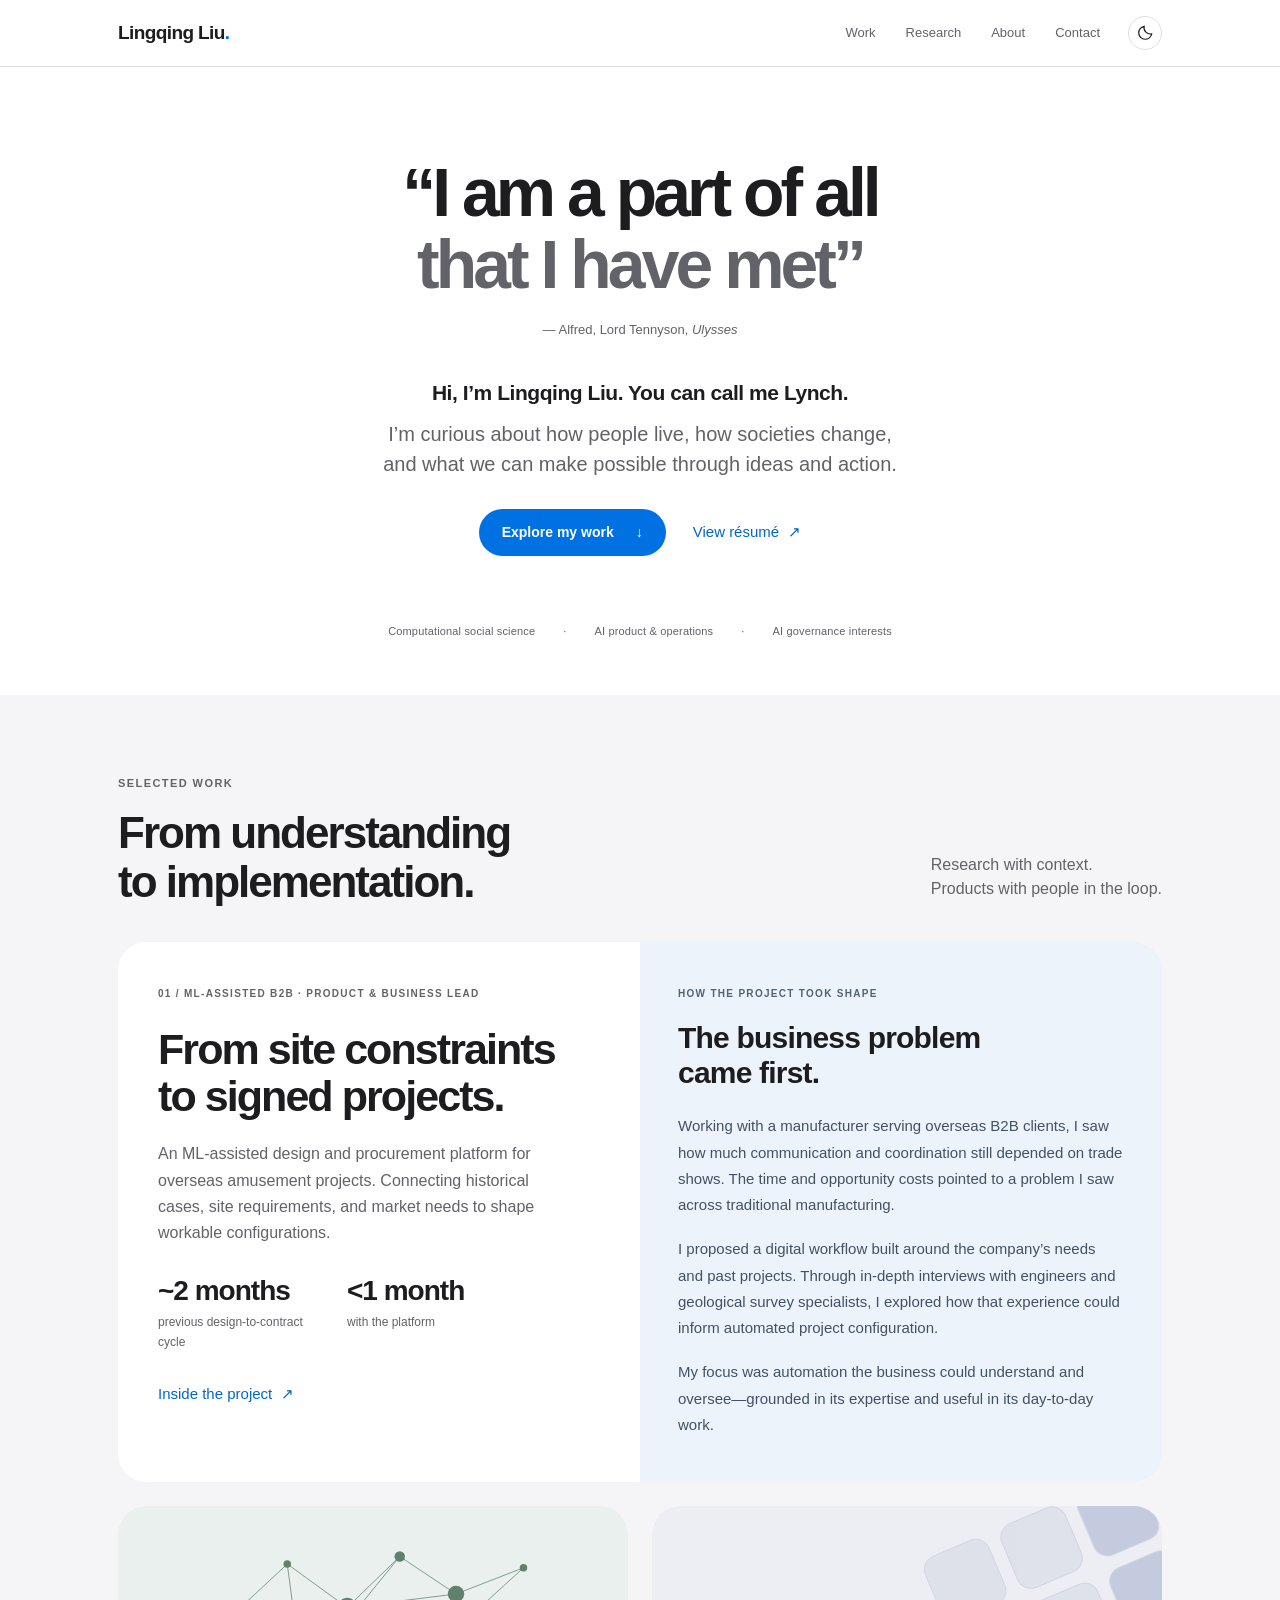
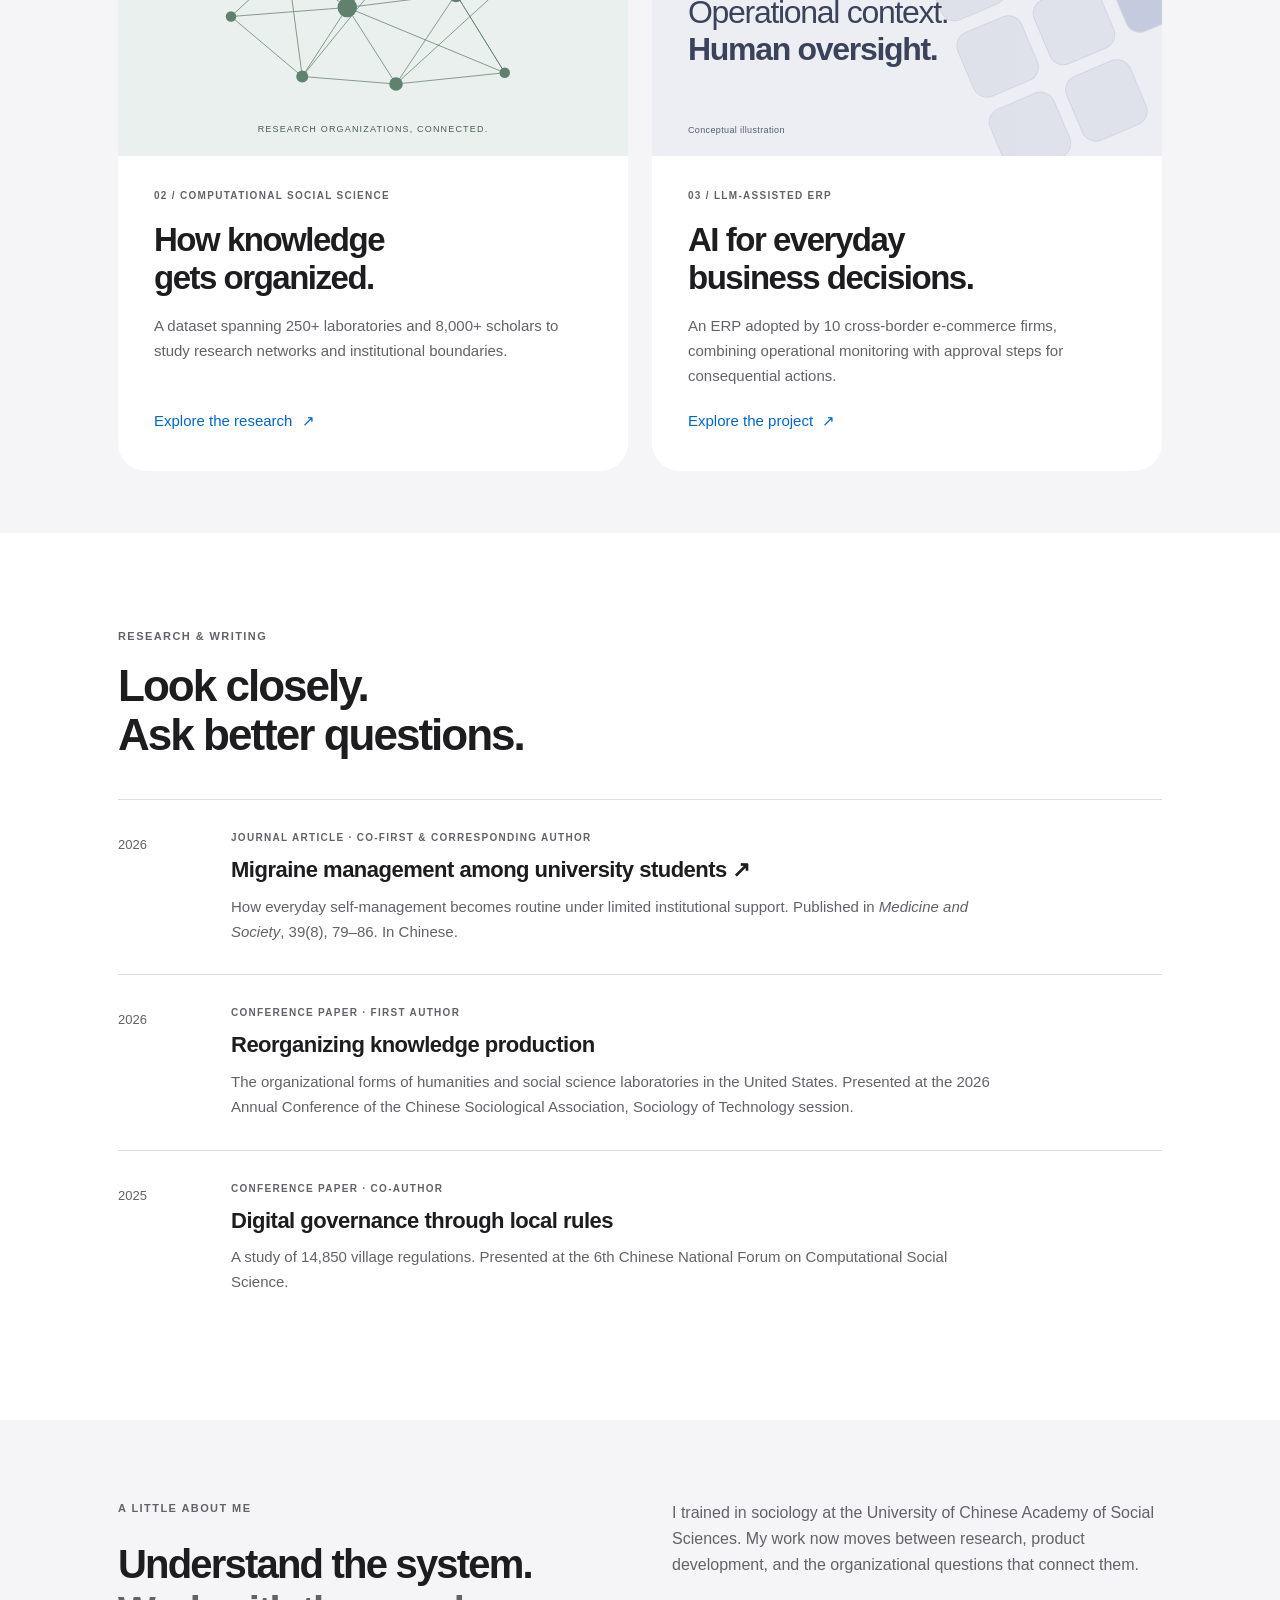
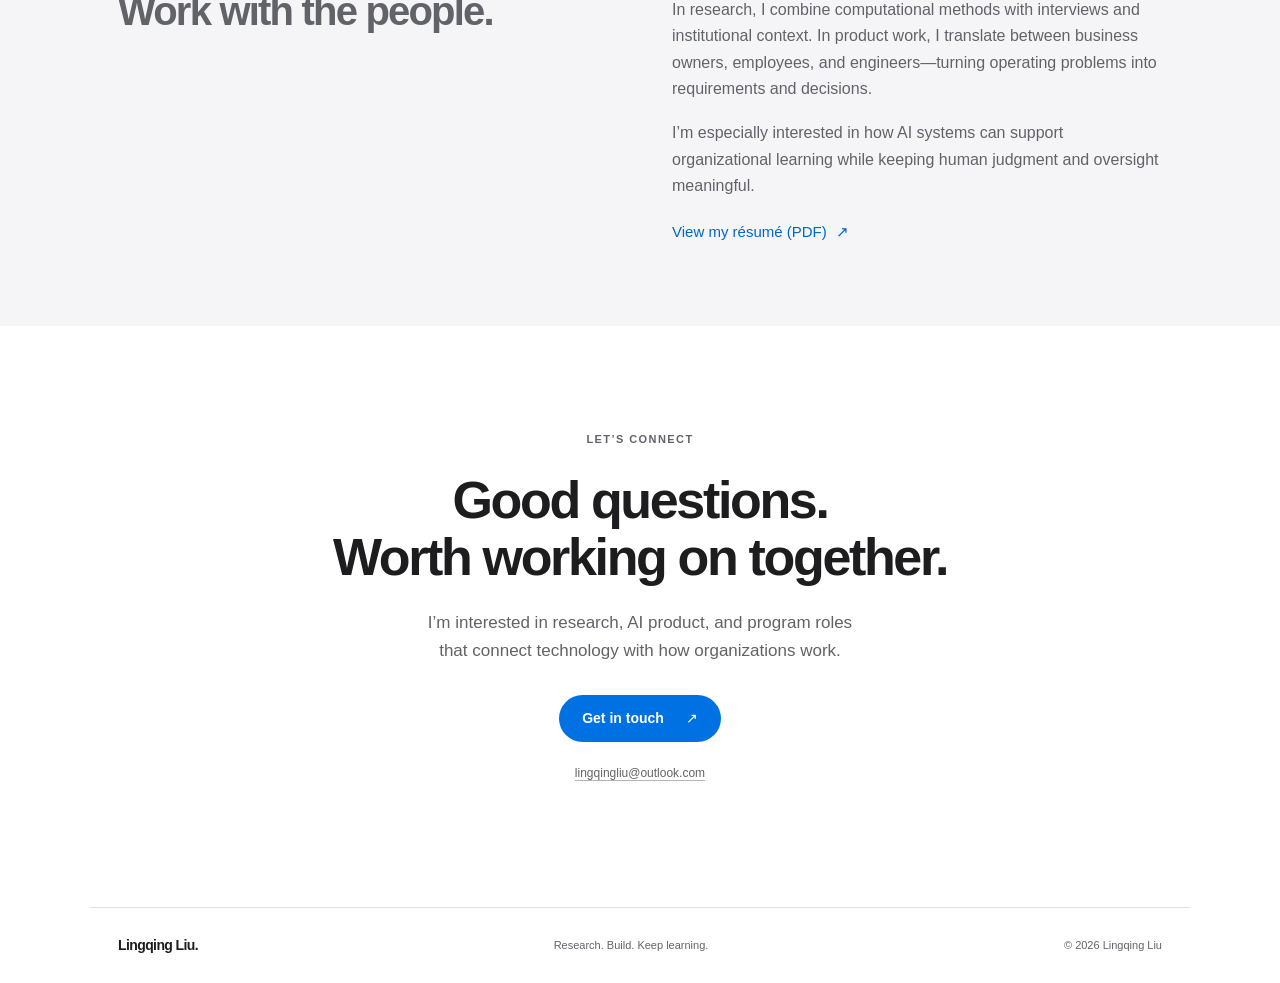
<file: index.html>
<!doctype html><html lang="en"><head><meta charset="utf-8"><meta name="viewport" content="width=device-width,initial-scale=1"><meta name="color-scheme" content="light dark"><title>Lingqing Liu — Research & Applied AI</title><meta name="description" content="Lingqing Liu works across computational social science, applied AI products, and the organizational questions behind AI deployment."><meta property="og:title" content="Lingqing Liu — Research & Applied AI"><meta property="og:description" content="Lingqing Liu works across computational social science, applied AI products, and the organizational questions behind AI deployment."><meta property="og:type" content="website"><meta property="og:image" content="./assets/social-card.png"><link rel="icon" href="./assets/favicon.svg" type="image/svg+xml"><link rel="stylesheet" href="./site.css"><script src="./nav.js" defer></script></head><body><a class="skip" href="#main">Skip to content</a><header class="topbar"><nav class="nav-shell" aria-label="Main navigation"><a class="brand" href="./index.html">Lingqing Liu<span class="brand-dot">.</span></a><div class="nav-links"><a href="./index.html#work">Work</a><a href="./index.html#research">Research</a><a href="./index.html#about">About</a><a href="./index.html#contact">Contact</a></div><button class="theme-toggle" type="button" aria-label="Switch to dark theme" aria-pressed="false" hidden><svg viewBox="0 0 24 24" fill="none" stroke="currentColor" stroke-width="1.6" aria-hidden="true"><path d="M20.9 13.2A8.7 8.7 0 0 1 10.8 3.1 8.7 8.7 0 1 0 20.9 13.2Z"/></svg></button></nav></header>
<main id="main">
<section class="hero wrap"><h1 class="literary-heading">“I am a part of all<br><span>that I have met”</span></h1><p class="quote-credit">— Alfred, Lord Tennyson, <a href="https://www.poetryfoundation.org/poems/45392/ulysses" target="_blank" rel="noreferrer"><cite>Ulysses</cite></a></p><p class="hero-name">Hi, I’m Lingqing Liu. You can call me Lynch.</p><p class="hero-copy">I’m curious about how people live, how societies change,<br class="desktop-break"> and what we can make possible through ideas and action.</p><div class="hero-actions"><a class="button primary" href="#work">Explore my work <span aria-hidden="true">↓</span></a><a class="text-link" href="assets/Lingqing_Liu_resume.pdf">View résumé <span aria-hidden="true">↗</span></a></div><div class="hero-topics"><span>Computational social science</span><span>AI product &amp; operations</span><span>AI governance interests</span></div></section>
<section class="work-section" id="work"><div class="wrap"><div class="section-heading"><div><p class="eyebrow">SELECTED WORK</p><h2>From understanding<br>to implementation.</h2></div><p>Research with context.<br>Products with people in the loop.</p></div>
<article class="feature-card"><div class="feature-copy"><p class="eyebrow">01 / ML-ASSISTED B2B · PRODUCT &amp; BUSINESS LEAD</p><h3>From site constraints<br>to signed projects.</h3><p>An ML-assisted design and procurement platform for overseas amusement projects. Connecting historical cases, site requirements, and market needs to shape workable configurations.</p><div class="inline-facts"><div><strong>~2 months</strong><span>previous design-to-contract cycle</span></div><div><strong>&lt;1 month</strong><span>with the platform</span></div></div><a class="text-link" href="work/amusement/index.html">Inside the project <span aria-hidden="true">↗</span></a></div><div class="project-story"><p class="eyebrow">HOW THE PROJECT TOOK SHAPE</p><h3>The business problem<br>came first.</h3><p>Working with a manufacturer serving overseas B2B clients, I saw how much communication and coordination still depended on trade shows. The time and opportunity costs pointed to a problem I saw across traditional manufacturing.</p><p>I proposed a digital workflow built around the company’s needs and past projects. Through in-depth interviews with engineers and geological survey specialists, I explored how that experience could inform automated project configuration.</p><p>My focus was automation the business could understand and oversee—grounded in its expertise and useful in its day-to-day work.</p></div></article>
<div class="project-grid"><article class="project-card"><div class="network-panel"><svg class="network" viewBox="0 0 500 300" role="img" aria-label="Conceptual illustration of connections across research communities; not empirical data"><g fill="none" stroke="currentColor" stroke-width="1"><path d="M60 130 135 60 215 118 285 50 360 100 450 65M60 130 155 210 215 118 280 220 360 100 425 205M135 60 155 210 280 220 450 65M60 130 215 118 360 100 425 205 280 220M155 210 285 50M215 118 425 205"/></g><g fill="currentColor"><circle cx="60" cy="130" r="7"/><circle cx="135" cy="60" r="5"/><circle cx="155" cy="210" r="8"/><circle cx="215" cy="118" r="13"/><circle cx="285" cy="50" r="7"/><circle cx="280" cy="220" r="9"/><circle cx="360" cy="100" r="11"/><circle cx="450" cy="65" r="5"/><circle cx="425" cy="205" r="7"/></g></svg><span>RESEARCH ORGANIZATIONS, CONNECTED.</span></div><div class="project-copy"><p class="eyebrow">02 / COMPUTATIONAL SOCIAL SCIENCE</p><h3>How knowledge<br>gets organized.</h3><p>A dataset spanning 250+ laboratories and 8,000+ scholars to study research networks and institutional boundaries.</p><a class="text-link" href="work/research-networks/index.html">Explore the research <span aria-hidden="true">↗</span></a></div></article><article class="project-card"><div class="planning-panel"><div class="plan-grid" aria-hidden="true"><i></i><i></i><i></i><i></i><i></i><i></i><i></i><i></i></div><div class="planning-title"><span>Operational context.</span><b>Human oversight.</b></div><span class="diagram-note">Conceptual illustration</span></div><div class="project-copy"><p class="eyebrow">03 / LLM-ASSISTED ERP</p><h3>AI for everyday<br>business decisions.</h3><p>An ERP adopted by 10 cross-border e-commerce firms, combining operational monitoring with approval steps for consequential actions.</p><a class="text-link" href="work/erp/index.html">Explore the project <span aria-hidden="true">↗</span></a></div></article></div></div></section>
<section class="research-section wrap" id="research"><div class="section-heading"><div><p class="eyebrow">RESEARCH &amp; WRITING</p><h2>Look closely.<br>Ask better questions.</h2></div></div><div class="publication-list"><article><span class="pub-year">2026</span><div><p class="eyebrow">JOURNAL ARTICLE · CO-FIRST &amp; CORRESPONDING AUTHOR</p><h3><a href="https://doi.org/10.13723/j.yxysh.2026.08.011" target="_blank" rel="noreferrer">Migraine management among university students <span aria-hidden="true">↗</span></a></h3><p>How everyday self-management becomes routine under limited institutional support. Published in <em>Medicine and Society</em>, 39(8), 79–86. In Chinese.</p></div></article><article><span class="pub-year">2026</span><div><p class="eyebrow">CONFERENCE PAPER · FIRST AUTHOR</p><h3>Reorganizing knowledge production</h3><p>The organizational forms of humanities and social science laboratories in the United States. Presented at the 2026 Annual Conference of the Chinese Sociological Association, Sociology of Technology session.</p></div></article><article><span class="pub-year">2025</span><div><p class="eyebrow">CONFERENCE PAPER · CO-AUTHOR</p><h3>Digital governance through local rules</h3><p>A study of 14,850 village regulations. Presented at the 6th Chinese National Forum on Computational Social Science.</p></div></article></div></section>
<section class="about-section" id="about"><div class="wrap about-grid"><div><p class="eyebrow">A LITTLE ABOUT ME</p><h2>Understand the system.<br><span>Work with the people.</span></h2></div><div class="about-copy"><p>I trained in sociology at the University of Chinese Academy of Social Sciences. My work now moves between research, product development, and the organizational questions that connect them.</p><p>In research, I combine computational methods with interviews and institutional context. In product work, I translate between business owners, employees, and engineers—turning operating problems into requirements and decisions.</p><p>I’m especially interested in how AI systems can support organizational learning while keeping human judgment and oversight meaningful.</p><a class="text-link" href="assets/Lingqing_Liu_resume.pdf">View my résumé (PDF) <span aria-hidden="true">↗</span></a></div></div></section>
<section class="contact-section wrap" id="contact"><p class="eyebrow">LET’S CONNECT</p><h2>Good questions.<br>Worth working on together.</h2><p>I’m interested in research, AI product, and program roles<br class="desktop-break"> that connect technology with how organizations work.</p><div class="hero-actions"><a class="button primary contact-primary" href="mailto:lingqingliu@outlook.com">Get in touch <span aria-hidden="true">↗</span></a></div><p class="contact-note"><a href="mailto:lingqingliu@outlook.com">lingqingliu@outlook.com</a></p></section>
</main><footer class="footer wrap"><a class="brand" href="./index.html">Lingqing Liu.</a><span>Research. Build. Keep learning.</span><span>© 2026 Lingqing Liu</span></footer></body></html>
</file>
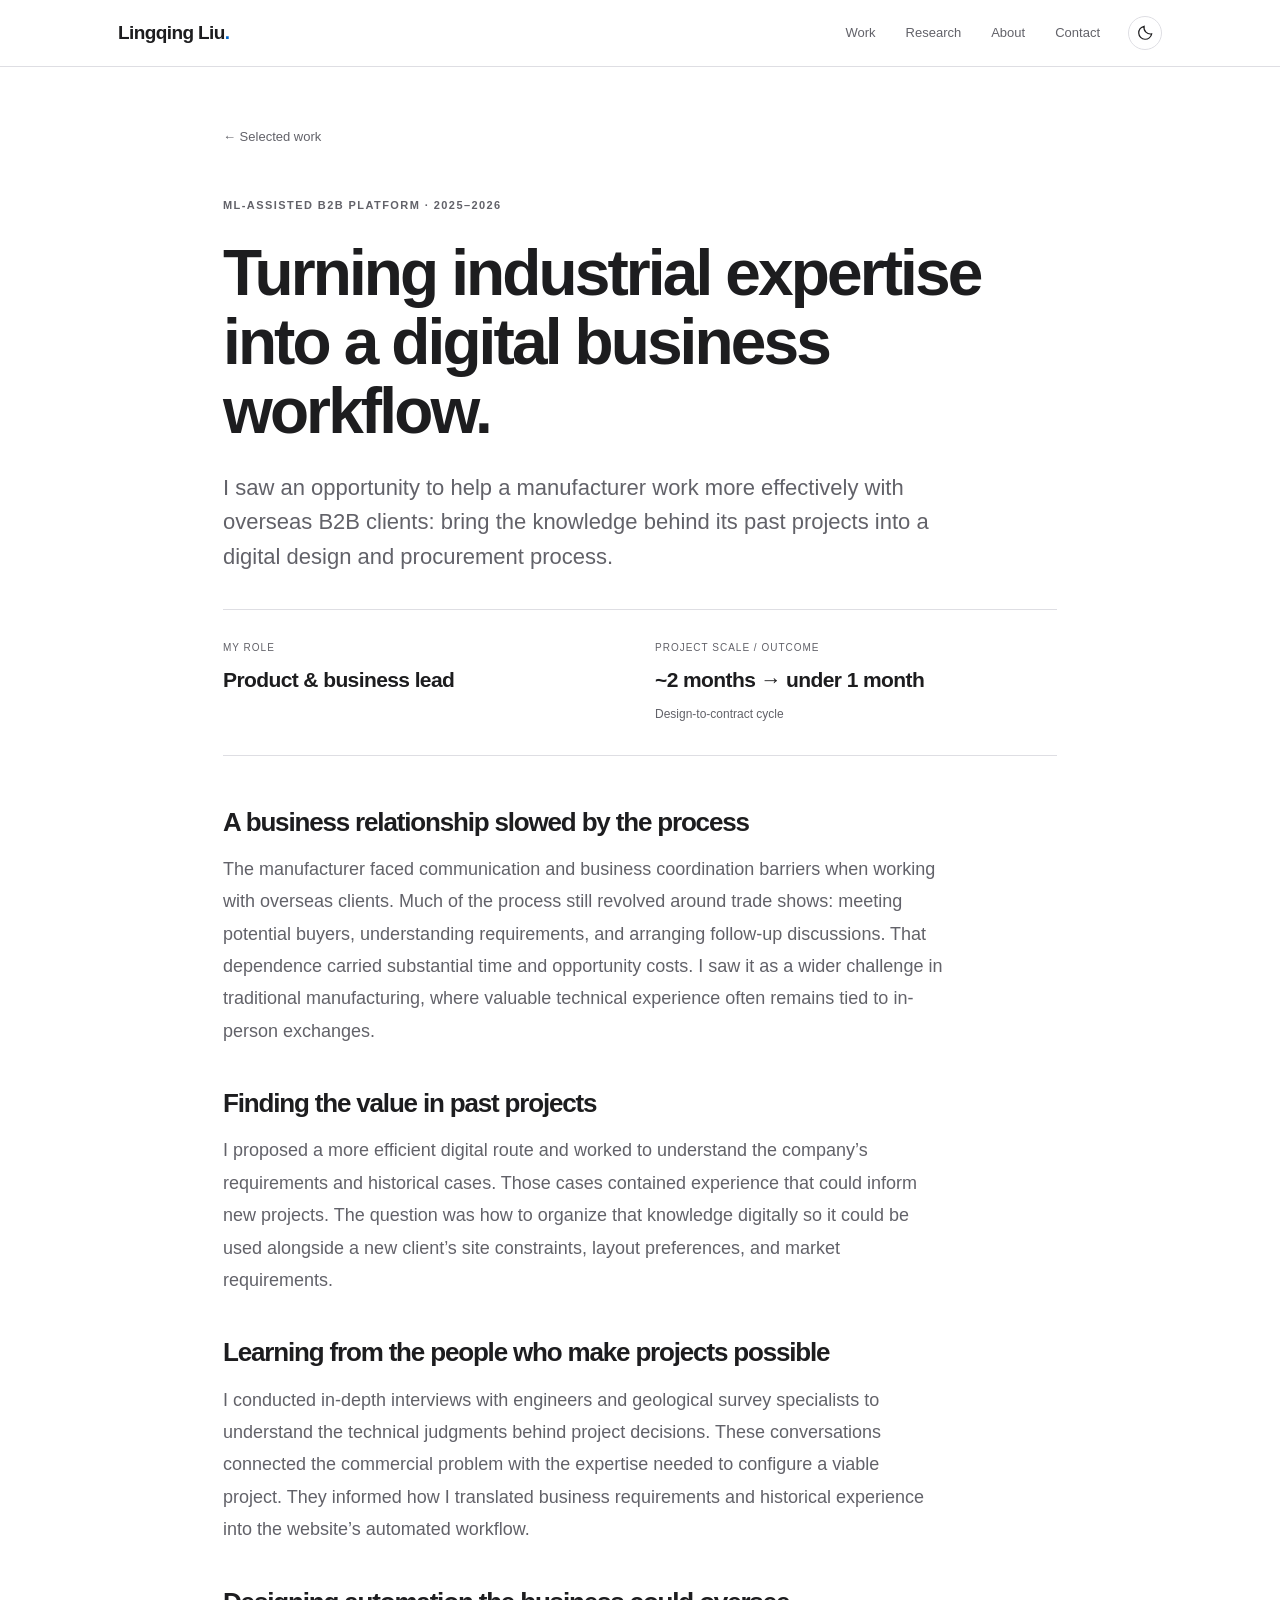
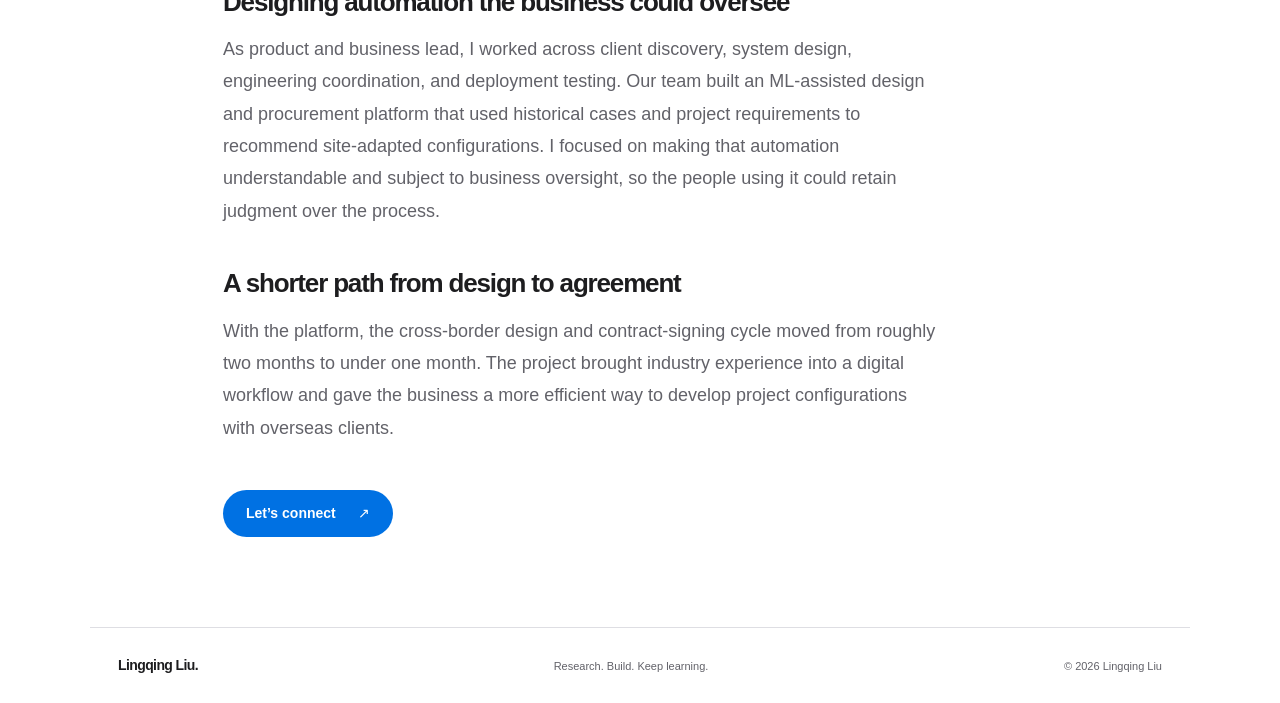
<file: work/amusement/index.html>
<!doctype html><html lang="en"><head><meta charset="utf-8"><meta name="viewport" content="width=device-width,initial-scale=1"><meta name="color-scheme" content="light dark"><title>Turning industrial expertise into a digital business workflow. — Lingqing Liu</title><meta name="description" content="I saw an opportunity to help a manufacturer work more effectively with overseas B2B clients: bring the knowledge behind its past projects into a digital design and procurement process."><meta property="og:title" content="Turning industrial expertise into a digital business workflow. — Lingqing Liu"><meta property="og:description" content="I saw an opportunity to help a manufacturer work more effectively with overseas B2B clients: bring the knowledge behind its past projects into a digital design and procurement process."><meta property="og:type" content="website"><meta property="og:image" content="../../assets/social-card.png"><link rel="icon" href="../../assets/favicon.svg" type="image/svg+xml"><link rel="stylesheet" href="../../site.css"><script src="../../nav.js" defer></script></head><body><a class="skip" href="#main">Skip to content</a><header class="topbar"><nav class="nav-shell" aria-label="Main navigation"><a class="brand" href="../../index.html">Lingqing Liu<span class="brand-dot">.</span></a><div class="nav-links"><a href="../../index.html#work">Work</a><a href="../../index.html#research">Research</a><a href="../../index.html#about">About</a><a href="../../index.html#contact">Contact</a></div><button class="theme-toggle" type="button" aria-label="Switch to dark theme" aria-pressed="false" hidden><svg viewBox="0 0 24 24" fill="none" stroke="currentColor" stroke-width="1.6" aria-hidden="true"><path d="M20.9 13.2A8.7 8.7 0 0 1 10.8 3.1 8.7 8.7 0 1 0 20.9 13.2Z"/></svg></button></nav></header><main id="main" class="case-main wrap"><a class="back-link" href="../../index.html#work">← Selected work</a><p class="eyebrow">ML-ASSISTED B2B PLATFORM · 2025–2026</p><h1>Turning industrial expertise into a digital business workflow.</h1><p class="case-lede">I saw an opportunity to help a manufacturer work more effectively with overseas B2B clients: bring the knowledge behind its past projects into a digital design and procurement process.</p><div class="case-stats"><div><span>MY ROLE</span><strong>Product & business lead</strong></div><div><span>PROJECT SCALE / OUTCOME</span><strong>~2 months → under 1 month</strong><small>Design-to-contract cycle</small></div></div><div class="case-body"><section><h2>A business relationship slowed by the process</h2><p>The manufacturer faced communication and business coordination barriers when working with overseas clients. Much of the process still revolved around trade shows: meeting potential buyers, understanding requirements, and arranging follow-up discussions. That dependence carried substantial time and opportunity costs. I saw it as a wider challenge in traditional manufacturing, where valuable technical experience often remains tied to in-person exchanges.</p></section><section><h2>Finding the value in past projects</h2><p>I proposed a more efficient digital route and worked to understand the company’s requirements and historical cases. Those cases contained experience that could inform new projects. The question was how to organize that knowledge digitally so it could be used alongside a new client’s site constraints, layout preferences, and market requirements.</p></section><section><h2>Learning from the people who make projects possible</h2><p>I conducted in-depth interviews with engineers and geological survey specialists to understand the technical judgments behind project decisions. These conversations connected the commercial problem with the expertise needed to configure a viable project. They informed how I translated business requirements and historical experience into the website’s automated workflow.</p></section><section><h2>Designing automation the business could oversee</h2><p>As product and business lead, I worked across client discovery, system design, engineering coordination, and deployment testing. Our team built an ML-assisted design and procurement platform that used historical cases and project requirements to recommend site-adapted configurations. I focused on making that automation understandable and subject to business oversight, so the people using it could retain judgment over the process.</p></section><section><h2>A shorter path from design to agreement</h2><p>With the platform, the cross-border design and contract-signing cycle moved from roughly two months to under one month. The project brought industry experience into a digital workflow and gave the business a more efficient way to develop project configurations with overseas clients.</p></section></div><a class="button primary" href="../../index.html#contact">Let’s connect <span aria-hidden="true">↗</span></a></main><footer class="footer wrap"><a class="brand" href="../../index.html">Lingqing Liu.</a><span>Research. Build. Keep learning.</span><span>© 2026 Lingqing Liu</span></footer></body></html>
</file>
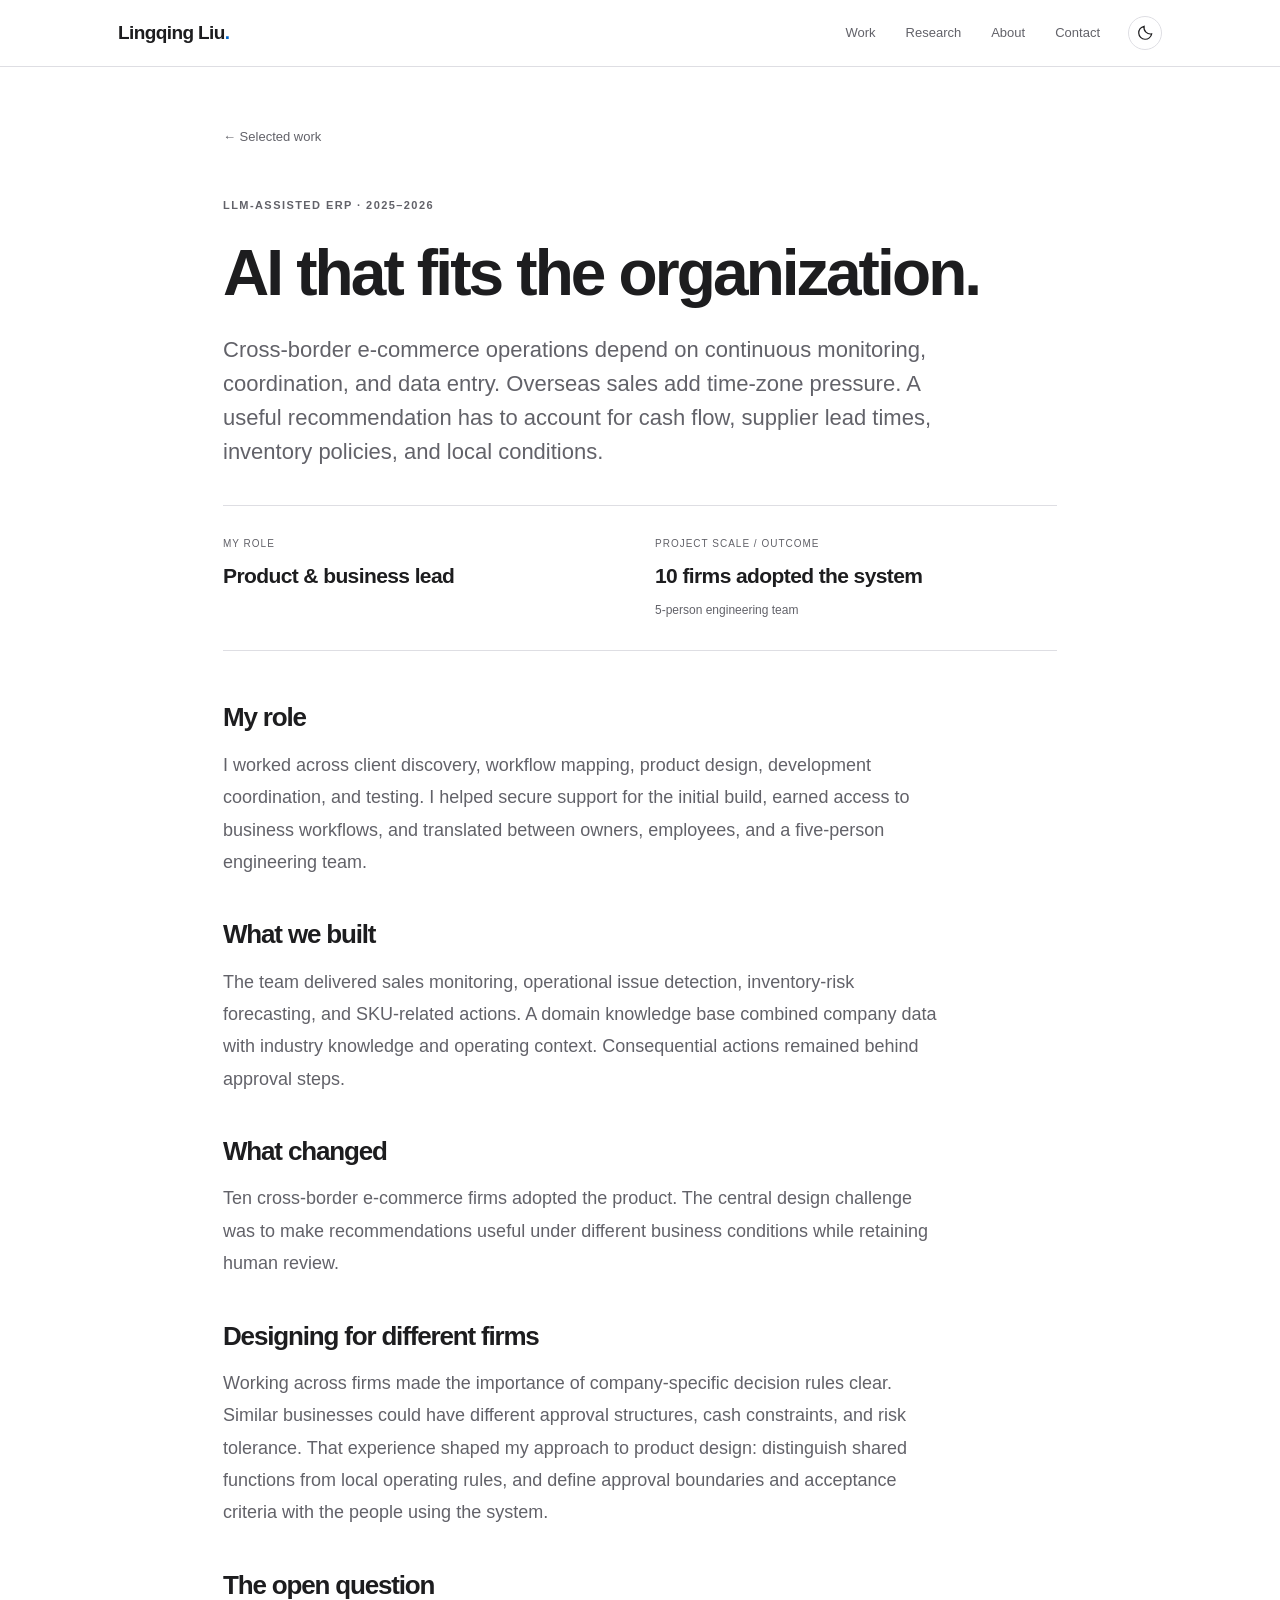
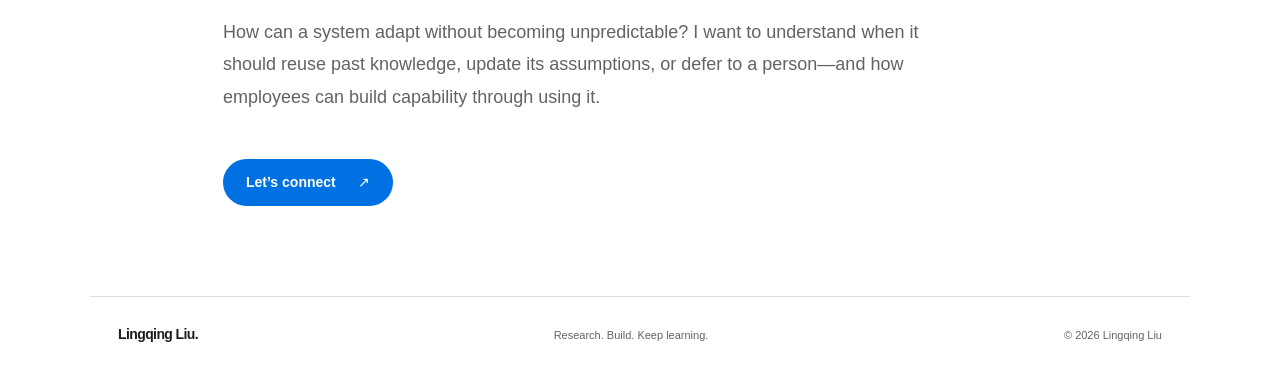
<file: work/erp/index.html>
<!doctype html><html lang="en"><head><meta charset="utf-8"><meta name="viewport" content="width=device-width,initial-scale=1"><meta name="color-scheme" content="light dark"><title>AI that fits the organization. — Lingqing Liu</title><meta name="description" content="Cross-border e-commerce operations depend on continuous monitoring, coordination, and data entry. Overseas sales add time-zone pressure. A useful recommendation has to account for cash flow, supplier lead times, inventory policies, and local conditions."><meta property="og:title" content="AI that fits the organization. — Lingqing Liu"><meta property="og:description" content="Cross-border e-commerce operations depend on continuous monitoring, coordination, and data entry. Overseas sales add time-zone pressure. A useful recommendation has to account for cash flow, supplier lead times, inventory policies, and local conditions."><meta property="og:type" content="website"><meta property="og:image" content="../../assets/social-card.png"><link rel="icon" href="../../assets/favicon.svg" type="image/svg+xml"><link rel="stylesheet" href="../../site.css"><script src="../../nav.js" defer></script></head><body><a class="skip" href="#main">Skip to content</a><header class="topbar"><nav class="nav-shell" aria-label="Main navigation"><a class="brand" href="../../index.html">Lingqing Liu<span class="brand-dot">.</span></a><div class="nav-links"><a href="../../index.html#work">Work</a><a href="../../index.html#research">Research</a><a href="../../index.html#about">About</a><a href="../../index.html#contact">Contact</a></div><button class="theme-toggle" type="button" aria-label="Switch to dark theme" aria-pressed="false" hidden><svg viewBox="0 0 24 24" fill="none" stroke="currentColor" stroke-width="1.6" aria-hidden="true"><path d="M20.9 13.2A8.7 8.7 0 0 1 10.8 3.1 8.7 8.7 0 1 0 20.9 13.2Z"/></svg></button></nav></header><main id="main" class="case-main wrap"><a class="back-link" href="../../index.html#work">← Selected work</a><p class="eyebrow">LLM-ASSISTED ERP · 2025–2026</p><h1>AI that fits the organization.</h1><p class="case-lede">Cross-border e-commerce operations depend on continuous monitoring, coordination, and data entry. Overseas sales add time-zone pressure. A useful recommendation has to account for cash flow, supplier lead times, inventory policies, and local conditions.</p><div class="case-stats"><div><span>MY ROLE</span><strong>Product & business lead</strong></div><div><span>PROJECT SCALE / OUTCOME</span><strong>10 firms adopted the system</strong><small>5-person engineering team</small></div></div><div class="case-body"><section><h2>My role</h2><p>I worked across client discovery, workflow mapping, product design, development coordination, and testing. I helped secure support for the initial build, earned access to business workflows, and translated between owners, employees, and a five-person engineering team.</p></section><section><h2>What we built</h2><p>The team delivered sales monitoring, operational issue detection, inventory-risk forecasting, and SKU-related actions. A domain knowledge base combined company data with industry knowledge and operating context. Consequential actions remained behind approval steps.</p></section><section><h2>What changed</h2><p>Ten cross-border e-commerce firms adopted the product. The central design challenge was to make recommendations useful under different business conditions while retaining human review.</p></section><section><h2>Designing for different firms</h2><p>Working across firms made the importance of company-specific decision rules clear. Similar businesses could have different approval structures, cash constraints, and risk tolerance. That experience shaped my approach to product design: distinguish shared functions from local operating rules, and define approval boundaries and acceptance criteria with the people using the system.</p></section><section><h2>The open question</h2><p>How can a system adapt without becoming unpredictable? I want to understand when it should reuse past knowledge, update its assumptions, or defer to a person—and how employees can build capability through using it.</p></section></div><a class="button primary" href="../../index.html#contact">Let’s connect <span aria-hidden="true">↗</span></a></main><footer class="footer wrap"><a class="brand" href="../../index.html">Lingqing Liu.</a><span>Research. Build. Keep learning.</span><span>© 2026 Lingqing Liu</span></footer></body></html>
</file>
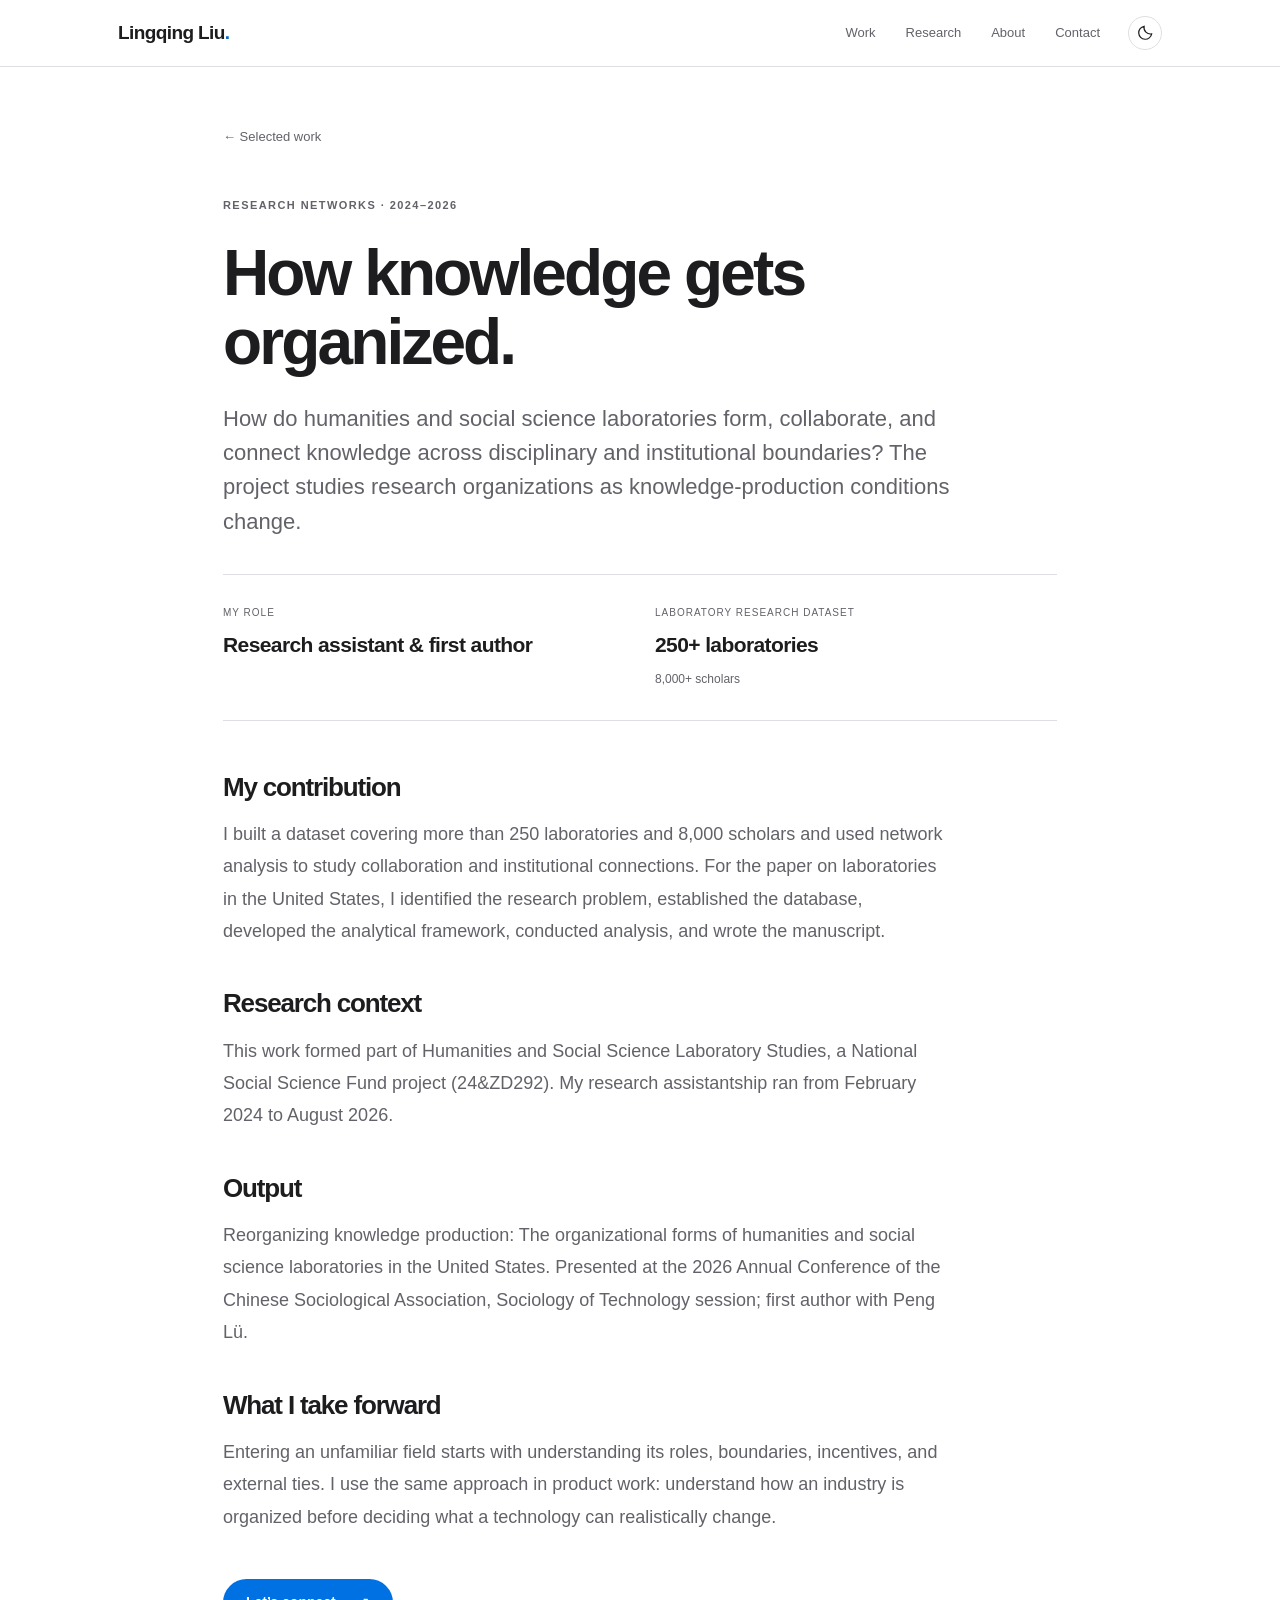
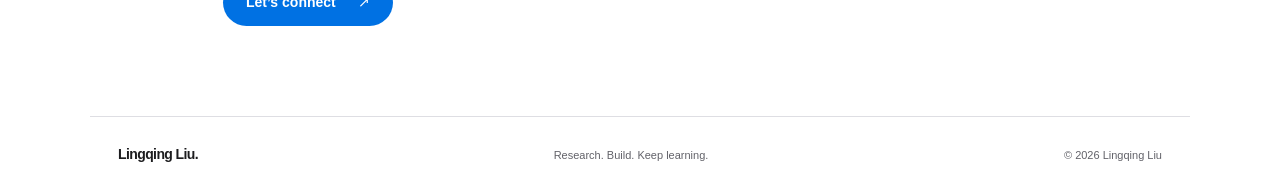
<file: work/research-networks/index.html>
<!doctype html><html lang="en"><head><meta charset="utf-8"><meta name="viewport" content="width=device-width,initial-scale=1"><meta name="color-scheme" content="light dark"><title>How knowledge gets organized. — Lingqing Liu</title><meta name="description" content="How do humanities and social science laboratories form, collaborate, and connect knowledge across disciplinary and institutional boundaries? The project studies research organizations as knowledge-production conditions change."><meta property="og:title" content="How knowledge gets organized. — Lingqing Liu"><meta property="og:description" content="How do humanities and social science laboratories form, collaborate, and connect knowledge across disciplinary and institutional boundaries? The project studies research organizations as knowledge-production conditions change."><meta property="og:type" content="website"><meta property="og:image" content="../../assets/social-card.png"><link rel="icon" href="../../assets/favicon.svg" type="image/svg+xml"><link rel="stylesheet" href="../../site.css"><script src="../../nav.js" defer></script></head><body><a class="skip" href="#main">Skip to content</a><header class="topbar"><nav class="nav-shell" aria-label="Main navigation"><a class="brand" href="../../index.html">Lingqing Liu<span class="brand-dot">.</span></a><div class="nav-links"><a href="../../index.html#work">Work</a><a href="../../index.html#research">Research</a><a href="../../index.html#about">About</a><a href="../../index.html#contact">Contact</a></div><button class="theme-toggle" type="button" aria-label="Switch to dark theme" aria-pressed="false" hidden><svg viewBox="0 0 24 24" fill="none" stroke="currentColor" stroke-width="1.6" aria-hidden="true"><path d="M20.9 13.2A8.7 8.7 0 0 1 10.8 3.1 8.7 8.7 0 1 0 20.9 13.2Z"/></svg></button></nav></header><main id="main" class="case-main wrap"><a class="back-link" href="../../index.html#work">← Selected work</a><p class="eyebrow">RESEARCH NETWORKS · 2024–2026</p><h1>How knowledge gets organized.</h1><p class="case-lede">How do humanities and social science laboratories form, collaborate, and connect knowledge across disciplinary and institutional boundaries? The project studies research organizations as knowledge-production conditions change.</p><div class="case-stats"><div><span>MY ROLE</span><strong>Research assistant & first author</strong></div><div><span>LABORATORY RESEARCH DATASET</span><strong>250+ laboratories</strong><small>8,000+ scholars</small></div></div><div class="case-body"><section><h2>My contribution</h2><p>I built a dataset covering more than 250 laboratories and 8,000 scholars and used network analysis to study collaboration and institutional connections. For the paper on laboratories in the United States, I identified the research problem, established the database, developed the analytical framework, conducted analysis, and wrote the manuscript.</p></section><section><h2>Research context</h2><p>This work formed part of Humanities and Social Science Laboratory Studies, a National Social Science Fund project (24&ZD292). My research assistantship ran from February 2024 to August 2026.</p></section><section><h2>Output</h2><p>Reorganizing knowledge production: The organizational forms of humanities and social science laboratories in the United States. Presented at the 2026 Annual Conference of the Chinese Sociological Association, Sociology of Technology session; first author with Peng Lü.</p></section><section><h2>What I take forward</h2><p>Entering an unfamiliar field starts with understanding its roles, boundaries, incentives, and external ties. I use the same approach in product work: understand how an industry is organized before deciding what a technology can realistically change.</p></section></div><a class="button primary" href="../../index.html#contact">Let’s connect <span aria-hidden="true">↗</span></a></main><footer class="footer wrap"><a class="brand" href="../../index.html">Lingqing Liu.</a><span>Research. Build. Keep learning.</span><span>© 2026 Lingqing Liu</span></footer></body></html>
</file>
<file: site.css>
/* 个人网站基础样式 · 极简无衬线体系：黑白基调，靠留白分区，不用分隔线。改风格 = 只改下面的 :root 变量 */
:root {
  --bg: #fafbfc;
  --text: #0c0d10;
  --muted: #5e5f66;
  --light: #8a8b90;
  --fill: rgba(12, 13, 16, .04);
  --fill-strong: rgba(12, 13, 16, .07);
  --link: var(--text);
  --link-underline: rgba(12, 13, 16, .3);
  --link-underline-hover: var(--text);
  --code-bg: #f1f2f4;
  --invert-bg: #0c0d10;
  --invert-text: #fafbfc;
  --max: 760px;
  --sans: "Inter", ui-sans-serif, -apple-system, BlinkMacSystemFont, "PingFang SC", "Microsoft YaHei", sans-serif;
  color-scheme: light;
}
:root[data-theme="dark"] {
  --bg: #000;
  --text: #f2f2f3;
  --muted: #9a9a9e;
  --light: #737377;
  --fill: rgba(255, 255, 255, .06);
  --fill-strong: rgba(255, 255, 255, .1);
  --link: var(--text);
  --link-underline: rgba(255, 255, 255, .32);
  --link-underline-hover: var(--text);
  --code-bg: #131315;
  --invert-bg: #f2f2f3;
  --invert-text: #0c0d10;
  color-scheme: dark;
}
* { box-sizing: border-box; }
html { scroll-behavior: smooth; scroll-padding-top: 88px; }
body {
  margin: 0; color: var(--text); background: var(--bg);
  font-family: var(--sans); font-size: 17px; line-height: 1.75;
  -webkit-font-smoothing: antialiased; text-rendering: optimizeLegibility;
  transition: background-color 180ms ease, color 180ms ease;
}
.site { max-width: var(--max); margin: 0 auto; padding: 64px 22px 96px; }

h1, h2, h3, h4 { margin: 0; line-height: 1.28; font-weight: 700; letter-spacing: -0.01em; }
h1 { margin-bottom: 26px; font-size: 40px; }
h2 { margin-top: 76px; margin-bottom: 24px; font-size: 24px; }
h3 { margin-top: 30px; margin-bottom: 8px; font-size: 17px; }
p { margin: 0 0 18px; }
ul, ol { margin: 0 0 22px 1.35em; padding: 0; }
li { margin: 8px 0; padding-left: 2px; }
a {
  color: var(--link); text-decoration-line: underline; text-decoration-thickness: 1px;
  text-underline-offset: 3px; text-decoration-color: var(--link-underline);
  transition: text-decoration-color 140ms ease;
}
a:hover { text-decoration-color: var(--link-underline-hover); }
.meta { color: var(--muted); }
.small { color: var(--light); font-size: 14.5px; }
.kicker { color: var(--light); font-size: 13px; font-weight: 600; letter-spacing: 2px; margin: 0 0 16px; }

/* 联系按钮（首页）：实心反色胶囊，不用描边 */
.contact-row { display: flex; gap: 12px; flex-wrap: wrap; align-items: center; margin: 30px 0 8px; }
.contact-btn {
  display: inline-flex; align-items: center; gap: 8px; padding: 10px 20px;
  border: none; border-radius: 999px;
  font-size: 14px; font-weight: 600; text-decoration: none; cursor: pointer;
  transition: opacity 160ms ease, background-color 160ms ease;
}
.contact-btn--dark { background: var(--invert-bg); color: var(--invert-text); }
.contact-btn--dark:hover { opacity: .82; color: var(--invert-text); }
.contact-btn--light { background: var(--fill); color: var(--text); }
.contact-btn--light:hover { background: var(--fill-strong); color: var(--text); }

/* 卡片列表（服务/产品/工具）：无边框，靠留白 + 悬浮底色分区 */
.cards { display: grid; grid-template-columns: 1fr 1fr; gap: 20px; margin: 8px 0 10px; }
@media (max-width: 620px) { .cards { grid-template-columns: 1fr; } }
.card {
  display: flex; flex-direction: column; gap: 6px; padding: 22px 20px;
  border-radius: 14px; text-decoration: none;
  color: var(--text); background: var(--fill);
  transition: background-color 160ms ease, transform 160ms ease;
}
.card:hover { background: var(--fill-strong); transform: translateY(-1px); color: var(--text); }

.cards--lines { display: block; }
.cards--lines .card {
  display: block; padding: 22px 2px; border-radius: 0; background: transparent;
  border-bottom: 1px solid var(--fill-strong);
}
.cards--lines .card:last-child { border-bottom: none; }
.cards--lines .card:hover { background: transparent; transform: none; }
.cards--lines .card .t { display: block; margin-top: 2px; }
.cards--lines .card .d { margin-top: 6px; }
.card .no { font-size: 12px; letter-spacing: 1.5px; color: var(--light); font-weight: 700; }
.card .t { font-size: 18px; font-weight: 700; }
.card .d { font-size: 14.5px; color: var(--muted); line-height: 1.65; margin: 0; }
.card .aud { font-size: 12.5px; color: var(--light); margin-top: 4px; }
.card .go {
  display: inline-flex; align-items: center; gap: 3px; font-size: 13px; font-weight: 600;
  color: var(--text); text-decoration: none; margin-top: auto; padding-top: 6px;
  transition: gap 140ms ease;
}
.card:hover .go { gap: 7px; }

/* 行式列表（产品页 / 首页精选）：靠间距分区，不用分隔线 */
.rowitem { padding: 20px 0; border-bottom: 1px solid var(--fill-strong); }
.rowitem:last-child { border-bottom: none; }
.rowitem h3 { margin: 0 0 4px; display: flex; align-items: center; gap: 8px; }
.rowitem p { margin: 0; color: var(--muted); font-size: 15.5px; }
.ext {
  display: inline-flex; align-items: center; justify-content: center;
  width: 22px; height: 22px; border-radius: 50%;
  color: var(--light); background: var(--fill); text-decoration: none; font-size: 13px;
  transition: background-color 140ms ease, color 140ms ease, transform 140ms ease;
}
.ext:hover { color: var(--text); background: var(--fill-strong); transform: translateY(-1px); text-decoration: none; }
.more-link {
  display: inline-flex; align-items: center; gap: 3px; margin-top: 14px;
  font-size: 14px; font-weight: 600; color: var(--text); text-decoration: none;
  transition: gap 140ms ease;
}
.more-link:hover { gap: 7px; color: var(--text); }

.quote { margin: 30px 0; padding: 0; font-size: 21px; font-weight: 600; color: var(--text); letter-spacing: -0.01em; }

/* 标签切换（博客页：动态 / 沉思） */
.tabs { display: flex; gap: 6px; margin: 4px 0 30px; }
.tab-btn {
  border: none; border-radius: 999px; padding: 8px 18px; cursor: pointer;
  background: transparent; color: var(--muted); font-size: 14.5px; font-weight: 600;
  font-family: inherit; transition: background-color 140ms ease, color 140ms ease;
}
.tab-btn:hover { color: var(--text); background: var(--fill); }
.tab-btn.on { color: var(--invert-text); background: var(--invert-bg); }
.tab-btn.on:hover { color: var(--invert-text); background: var(--invert-bg); }

.reflect-item { padding: 18px 0; border-bottom: 1px solid var(--fill-strong); }
.reflect-item:last-child { border-bottom: none; }
.reflect-item .small { margin: 0 0 6px; }
.reflect-item p:last-child { margin: 0; }
footer.sitefoot { margin-top: 88px; color: var(--light); font-size: 14px; line-height: 1.65; }

@media (max-width: 640px) {
  body { font-size: 16.5px; }
  .site { padding: 48px 22px 80px; }
  h1 { font-size: 30px; }
  h2 { font-size: 21px; margin-top: 60px; }
}

/* ---- 模板补充：页脚 / 长文段落 ---- */
.site-footer { margin-top: 96px; padding-top: 28px; border-top: 1px solid var(--fill-strong); }
.intro { font-size: 19px; }
.values li { margin: 10px 0; }
/* Custom Apple-inspired presentation, extending the upstream starter. */
:root{--bg:#fff;--text:#1d1d1f;--muted:#626269;--light:#68686f;--fill:#f5f5f7;--fill-strong:#e8e8ed;--accent:#0066cc;--max:1100px;--sans:-apple-system,BlinkMacSystemFont,"Helvetica Neue","PingFang SC",sans-serif;--surface:#fff;--nav:rgba(255,255,255,.86);--border:#dedee3}
:root[data-theme="dark"]{--bg:#000;--text:#f5f5f7;--muted:#aaaab2;--light:#aaaab2;--fill:#151517;--fill-strong:#29292d;--accent:#6db3ff;--surface:#202023;--nav:rgba(0,0,0,.86);--border:#36363a}
body{font-size:17px;line-height:1.65}h1,h2,h3{letter-spacing:-.045em}a{color:inherit}button{font:inherit}a,button{-webkit-tap-highlight-color:transparent}a:focus-visible,button:focus-visible{outline:3px solid var(--accent);outline-offset:6px}button[hidden]{display:none}.wrap{max-width:var(--max);margin-inline:auto;padding-inline:28px}.skip{position:fixed;left:16px;top:-80px;z-index:100;background:var(--bg);padding:12px}.skip:focus{top:12px}.topbar{position:sticky;top:0;z-index:50;background:var(--nav);backdrop-filter:blur(22px);-webkit-backdrop-filter:blur(22px);border-bottom:1px solid var(--border)}.nav-shell{max-width:var(--max);margin:auto;padding:0 28px;min-height:66px;display:flex;align-items:center;gap:28px}.brand{text-decoration:none;font-size:19px;font-weight:650;letter-spacing:-.6px;white-space:nowrap}.brand-dot{color:var(--accent)}.nav-links{margin-left:auto;display:flex;gap:30px}.nav-links a{font-size:13px;text-decoration:none;color:var(--muted)}.nav-links a:hover{color:var(--accent)}.theme-toggle{display:grid;place-items:center;border:1px solid var(--border);background:none;color:var(--text);border-radius:50%;width:34px;height:34px;padding:7px;cursor:pointer;flex-shrink:0}.theme-toggle svg{width:18px;height:18px}.hero{text-align:center;padding-top:90px;padding-bottom:55px}.eyebrow{font-size:11px;font-weight:650;letter-spacing:.13em;line-height:1.6;color:var(--muted);margin-bottom:24px}.hero>.eyebrow{color:var(--accent)}.hero h1{font-size:clamp(45px,5.65vw,78px);line-height:1.06;font-weight:680;margin-bottom:28px;letter-spacing:-.058em}.hero h1>span{color:var(--muted)}.hero-name{font-size:21px;font-weight:600;margin-bottom:8px;letter-spacing:-.45px}.hero-copy{font-size:20px;line-height:1.5;color:var(--muted);margin-bottom:0}.hero-actions{display:flex;align-items:center;justify-content:center;gap:27px;margin-top:30px;flex-wrap:wrap}.button{display:inline-flex;justify-content:center;align-items:center;gap:22px;border:0;border-radius:100px;padding:12px 23px;text-decoration:none;font-size:14px;font-weight:550;cursor:pointer}.primary{background:#0071e3;color:#fff}.primary:hover{background:#0065cb}.text-link{font-size:15px;color:var(--accent);text-decoration:none;font-weight:500}.text-link:hover{text-decoration:underline}.text-link span{margin-left:5px}.hero-topics{display:flex;justify-content:center;gap:28px;margin-top:66px;font-size:11px;letter-spacing:.015em;color:var(--muted)}.hero-topics span+span:before{content:'·';margin-right:28px}.work-section{background:var(--fill);padding:80px 0 62px}.section-heading{display:flex;align-items:end;justify-content:space-between;gap:40px;margin-bottom:36px}.section-heading .eyebrow{margin-bottom:15px}.section-heading h2{font-size:44px;line-height:1.12;margin:0;font-weight:650}.section-heading>p{font-size:16px;color:var(--muted);line-height:1.55;margin:0 0 4px}.feature-card{border-radius:28px;background:var(--surface);overflow:hidden;display:grid;grid-template-columns:1fr 1fr}.feature-copy{padding:44px 40px}.feature-copy .eyebrow{font-size:10px}.feature-copy h3{font-size:43px;line-height:1.08;margin:0 0 22px;font-weight:650}.feature-copy>p:not(.eyebrow){font-size:16px;color:var(--muted);max-width:390px}.inline-facts{display:flex;gap:40px;margin:28px 0}.inline-facts div{display:flex;flex-direction:column;max-width:130px}.inline-facts strong{font-size:38px;line-height:1.15;letter-spacing:-1px}.inline-facts span{font-size:12px;color:var(--muted);margin-top:6px}.workflow-art{background:#edf3fa;padding:58px 35px 30px;display:flex;flex-direction:column;justify-content:center}.art-caption{font-size:9px;letter-spacing:.13em;color:#516374;text-align:center;margin-bottom:26px}.flow-node{background:#ffffff;box-shadow:0 10px 25px #132c4710;border-radius:16px;padding:20px 17px;display:flex;gap:12px;align-items:center;color:#1d1d1f}.node-icon{display:grid;place-items:center;flex:none;width:37px;height:37px;border-radius:11px;background:#edf3fa;color:#28639e;font-size:23px}.flow-node b{display:block;font-size:14px;letter-spacing:-.2px}.flow-node small{display:block;font-size:10px;color:#626269}.node-no{margin-left:auto;color:#626269;font-size:10px}.flow-line{height:24px;border-left:1px solid #a8bcd1;align-self:center}.flow-node.approval{background:#1d1d1f;color:#fff}.approval small,.approval .node-no{color:#c5c5cc}.approval .node-icon{background:#373b3f;color:#b7d7f3}.art-note{text-align:center;font-size:10px;color:#516374;margin:24px 0 0}.project-grid{display:grid;grid-template-columns:1fr 1fr;gap:24px;margin-top:24px}.project-card{border-radius:28px;background:var(--surface);overflow:hidden}.project-copy{padding:32px 36px 36px}.project-copy .eyebrow{font-size:10px;margin-bottom:17px}.project-copy h3{font-size:33px;line-height:1.14;margin:0 0 18px}.project-copy>p:not(.eyebrow){font-size:15px;color:var(--muted);min-height:75px}.network-panel{background:#eaf0ed;height:250px;position:relative;display:grid;place-items:center;color:#61816f;overflow:hidden}.network{width:90%;height:90%}.network-panel>span{position:absolute;bottom:19px;font-size:9px;letter-spacing:.13em;color:#486051}.planning-panel{height:250px;background:#edeef4;position:relative;overflow:hidden;display:flex;align-items:center;padding:36px}.plan-grid{position:absolute;right:-30px;top:0;display:grid;grid-template-columns:repeat(3,70px);gap:13px;transform:rotate(-23deg);opacity:.6}.plan-grid i{height:70px;border-radius:15px;background:#d6d9e4;border:1px solid #c1c6d6}.plan-grid i:nth-child(3n){background:#a9b5cf}.planning-title{position:relative;line-height:1.15;letter-spacing:-1.3px;color:#3b435b;font-size:32px}.planning-title span,.planning-title b{display:block}.planning-title b{font-weight:650}.diagram-note{position:absolute;bottom:18px;left:36px;font-size:9px;letter-spacing:.04em;color:#535c72}.source-note{font-size:11px;color:var(--muted);line-height:1.6;margin:22px 0 0}.research-section{padding-top:95px;padding-bottom:95px}.publication-list{margin-top:40px}.publication-list article{display:grid;grid-template-columns:85px 1fr;gap:28px;padding:30px 0;border-top:1px solid var(--border)}.pub-year{font-size:13px;color:var(--muted);padding-top:4px}.publication-list .eyebrow{font-size:10px;margin-bottom:10px}.publication-list h3{font-size:22px;line-height:1.3;letter-spacing:-.5px;margin:0 0 10px}.publication-list h3 a{text-decoration:none}.publication-list h3 a:hover{color:var(--accent)}.publication-list p:not(.eyebrow){font-size:15px;color:var(--muted);max-width:760px;margin:0}.about-section{background:var(--fill);padding:80px 0}.about-grid{display:grid;grid-template-columns:1fr 1fr;gap:64px}.about-grid h2{font-size:40px;line-height:1.17;margin:0}.about-grid h2 span{color:var(--muted)}.about-copy p{font-size:16px;color:var(--muted)}.background-grid{margin-top:68px;display:grid;grid-template-columns:1fr 1fr 1fr;gap:32px}.background-grid>div{border-top:1px solid var(--border);padding-top:23px}.background-grid .eyebrow{font-size:10px;margin-bottom:12px}.background-grid h3{font-size:19px;letter-spacing:-.4px;margin:0 0 12px}.background-grid p{font-size:13px;color:var(--muted);margin-bottom:13px}.background-grid span{font-size:11px;color:var(--muted)}.contact-section{text-align:center;padding-block:105px}.contact-section h2{font-size:52px;line-height:1.1;margin:0 0 22px}.contact-section>p:not(.eyebrow){font-size:17px;color:var(--muted)}.contact-section .contact-note{font-size:12px!important;margin-top:22px;overflow-wrap:anywhere}.footer{display:flex;justify-content:space-between;align-items:center;gap:24px;padding-block:26px;border-top:1px solid var(--border);color:var(--muted);font-size:11px}.footer .brand{font-size:14px;color:var(--text)}.case-main{padding-top:55px;padding-bottom:90px;max-width:890px}.back-link{font-size:13px;color:var(--muted);display:inline-block;margin-bottom:50px;text-decoration:none}.case-main>h1{font-size:64px;line-height:1.08;margin:0 0 25px}.case-lede{font-size:22px;color:var(--muted);line-height:1.55;max-width:760px}.case-stats{display:grid;grid-template-columns:1fr 1fr;gap:30px;padding:30px 0;margin:35px 0 50px;border-block:1px solid var(--border)}.case-stats div{display:flex;flex-direction:column;gap:7px}.case-stats span{font-size:10px;letter-spacing:.1em;color:var(--muted)}.case-stats strong{font-size:21px;letter-spacing:-.6px}.case-stats small{font-size:12px;color:var(--muted)}.case-body{max-width:720px}.case-body h2{font-size:26px;margin:40px 0 14px}.case-body p{font-size:18px;color:var(--muted);line-height:1.8}.case-main>.button{margin-top:28px}.resume{max-width:880px;padding-block:65px}.resume-heading{display:flex;align-items:center;justify-content:space-between;gap:25px}.resume h1{font-size:52px;margin-bottom:10px}.resume h2{font-size:25px;margin:42px 0 18px;padding-top:22px;border-top:1px solid var(--border)}.resume h3{font-size:18px;margin-top:22px;letter-spacing:-.3px}.resume p,.resume li{font-size:15px}.resume .meta{font-size:13px}.resume .source-note{font-size:11px}
@media(min-width:800px) and (prefers-reduced-motion:no-preference){.hero{animation:arrive .8s ease-out both}@keyframes arrive{from{transform:translateY(12px)}to{transform:translateY(0)}}}
@media(max-width:900px){.feature-copy{padding:34px 28px}.workflow-art{padding:30px 22px}.flow-node{padding:17px 12px;gap:8px}.flow-node b{font-size:12px}.flow-node small{font-size:9px}.node-icon{width:30px;height:30px}.about-grid{gap:32px}.about-grid h2{font-size:34px}.section-heading h2{font-size:37px}.hero-topics{gap:15px}.hero-topics span+span:before{margin-right:15px}}
@media(max-width:650px){.wrap{padding-inline:23px}.nav-shell{padding:12px 20px;gap:12px;flex-wrap:wrap}.brand{font-size:17px}.nav-links{order:3;width:100%;justify-content:space-between;gap:12px;margin:0}.nav-links a{font-size:12px;padding:3px 0}.theme-toggle{margin-left:auto;width:30px;height:30px}.hero{padding-top:58px;padding-bottom:35px}.hero>.eyebrow{font-size:9px;margin-bottom:22px}.hero h1{font-size:44px;letter-spacing:-.058em;margin-bottom:25px}.hero-name{font-size:16px}.hero-copy{font-size:17px}.desktop-break{display:none}.hero-actions{gap:20px;margin-top:25px}.button{font-size:13px;padding:11px 19px;gap:14px}.text-link{font-size:14px}.hero-topics{flex-wrap:wrap;gap:8px 18px;margin-top:38px;font-size:10px}.hero-topics span+span:before{display:none}.work-section{padding-top:48px;padding-bottom:38px}.section-heading{display:block;margin-bottom:27px}.section-heading h2{font-size:34px}.section-heading>p{margin-top:16px;font-size:14px}.feature-card{grid-template-columns:1fr;border-radius:23px}.feature-copy{padding:30px 27px}.feature-copy h3{font-size:39px}.feature-copy .eyebrow{font-size:9px}.feature-copy>p:not(.eyebrow){font-size:15px}.inline-facts{gap:38px}.workflow-art{padding:30px 28px}.flow-node{padding:18px 16px;gap:12px}.flow-node b{font-size:13px}.flow-node small{font-size:9px}.node-icon{width:34px;height:34px}.project-grid{grid-template-columns:1fr;gap:20px;margin-top:20px}.project-copy{padding:28px}.project-copy>p:not(.eyebrow){min-height:0}.network-panel,.planning-panel{height:220px}.research-section{padding-block:55px}.publication-list{margin-top:28px}.publication-list article{grid-template-columns:1fr;gap:9px;padding:25px 0}.publication-list h3{font-size:21px}.publication-list .eyebrow{font-size:9px}.publication-list p:not(.eyebrow){font-size:14px}.about-section{padding-block:50px}.about-grid{grid-template-columns:1fr;gap:27px}.about-grid h2{font-size:34px}.about-copy p{font-size:15px}.background-grid{grid-template-columns:1fr;margin-top:40px;gap:27px}.contact-section{padding-block:65px}.contact-section h2{font-size:37px}.contact-section>p:not(.eyebrow){font-size:15px}.footer{flex-wrap:wrap;gap:12px;font-size:10px}.footer>span:last-child{width:100%}.case-main{padding-top:32px}.back-link{margin-bottom:32px}.case-main>h1{font-size:43px}.case-lede{font-size:19px}.case-stats{grid-template-columns:1fr;gap:24px}.case-body p{font-size:16px}.case-body h2{font-size:24px}.resume{padding-block:35px}.resume-heading{display:block}.resume h1{font-size:43px}.print-button{margin-block:10px 20px}}
@media(prefers-reduced-motion:reduce){html{scroll-behavior:auto}*,*:before,*:after{animation:none!important;transition:none!important}}
@media print{html,body{background:white!important;color:#111!important;font-size:10pt}.topbar,.skip,.footer,.print-button{display:none!important}.resume{padding:0;max-width:none}.resume h1{font-size:28pt}.resume h2{font-size:15pt;margin:18px 0 9px;padding-top:10px;break-after:avoid}.resume h3{font-size:11pt;break-after:avoid}.resume p,.resume li{font-size:10pt;color:#222}.resume .eyebrow,.resume .meta{color:#444}.resume-heading p{margin-bottom:8px}.resume a{color:#111}.resume section{break-inside:auto}@page{size:A4;margin:15mm}}

.resume-tools{display:flex;flex-direction:column;align-items:center;gap:12px;flex-shrink:0}.resume-tools .print-button{background:none;border:0;cursor:pointer;padding:0;font:inherit;font-size:12px}@media(max-width:650px){.resume-tools{align-items:flex-start;margin:18px 0}}@media print{.resume-tools{display:none!important}}

/* Featured B2B outcome: preserve complete units at narrow widths. */
.feature-copy .inline-facts{gap:24px}.feature-copy .inline-facts div{max-width:165px}.feature-copy .inline-facts strong{font-size:28px;white-space:nowrap}

.hero .literary-heading{font-size:clamp(42px,5.3vw,74px);margin-bottom:18px}.quote-credit{font-size:13px;color:var(--muted);margin-bottom:36px}.quote-credit a{text-decoration:none}.quote-credit a:hover{text-decoration:underline}.quote-credit cite{font-style:italic}@media(max-width:650px){.hero .literary-heading{font-size:42px}.quote-credit{font-size:11px;margin-bottom:29px}}

/* Editorial case narrative replaces the conceptual workflow. */
.project-story{background:#edf3fa;padding:44px 38px;display:flex;flex-direction:column;justify-content:center;color:#1d1d1f}.project-story .eyebrow{font-size:10px;color:#516374;margin-bottom:19px}.project-story h3{font-size:30px;line-height:1.15;margin:0 0 23px;letter-spacing:-.8px}.project-story>p:not(.eyebrow){font-size:15px;line-height:1.75;color:#425164;margin:0 0 18px}.project-story>p:last-child{margin-bottom:0}[data-theme="dark"] .project-story{background:#182431;color:#f5f5f7}[data-theme="dark"] .project-story .eyebrow,[data-theme="dark"] .project-story>p:not(.eyebrow){color:#c0ccd9}@media(max-width:900px){.project-story{padding:32px 26px}.project-story h3{font-size:27px}.project-story>p:not(.eyebrow){font-size:14px}}@media(max-width:650px){.project-story{padding:30px 27px}.project-story h3{font-size:29px}}
</file>
